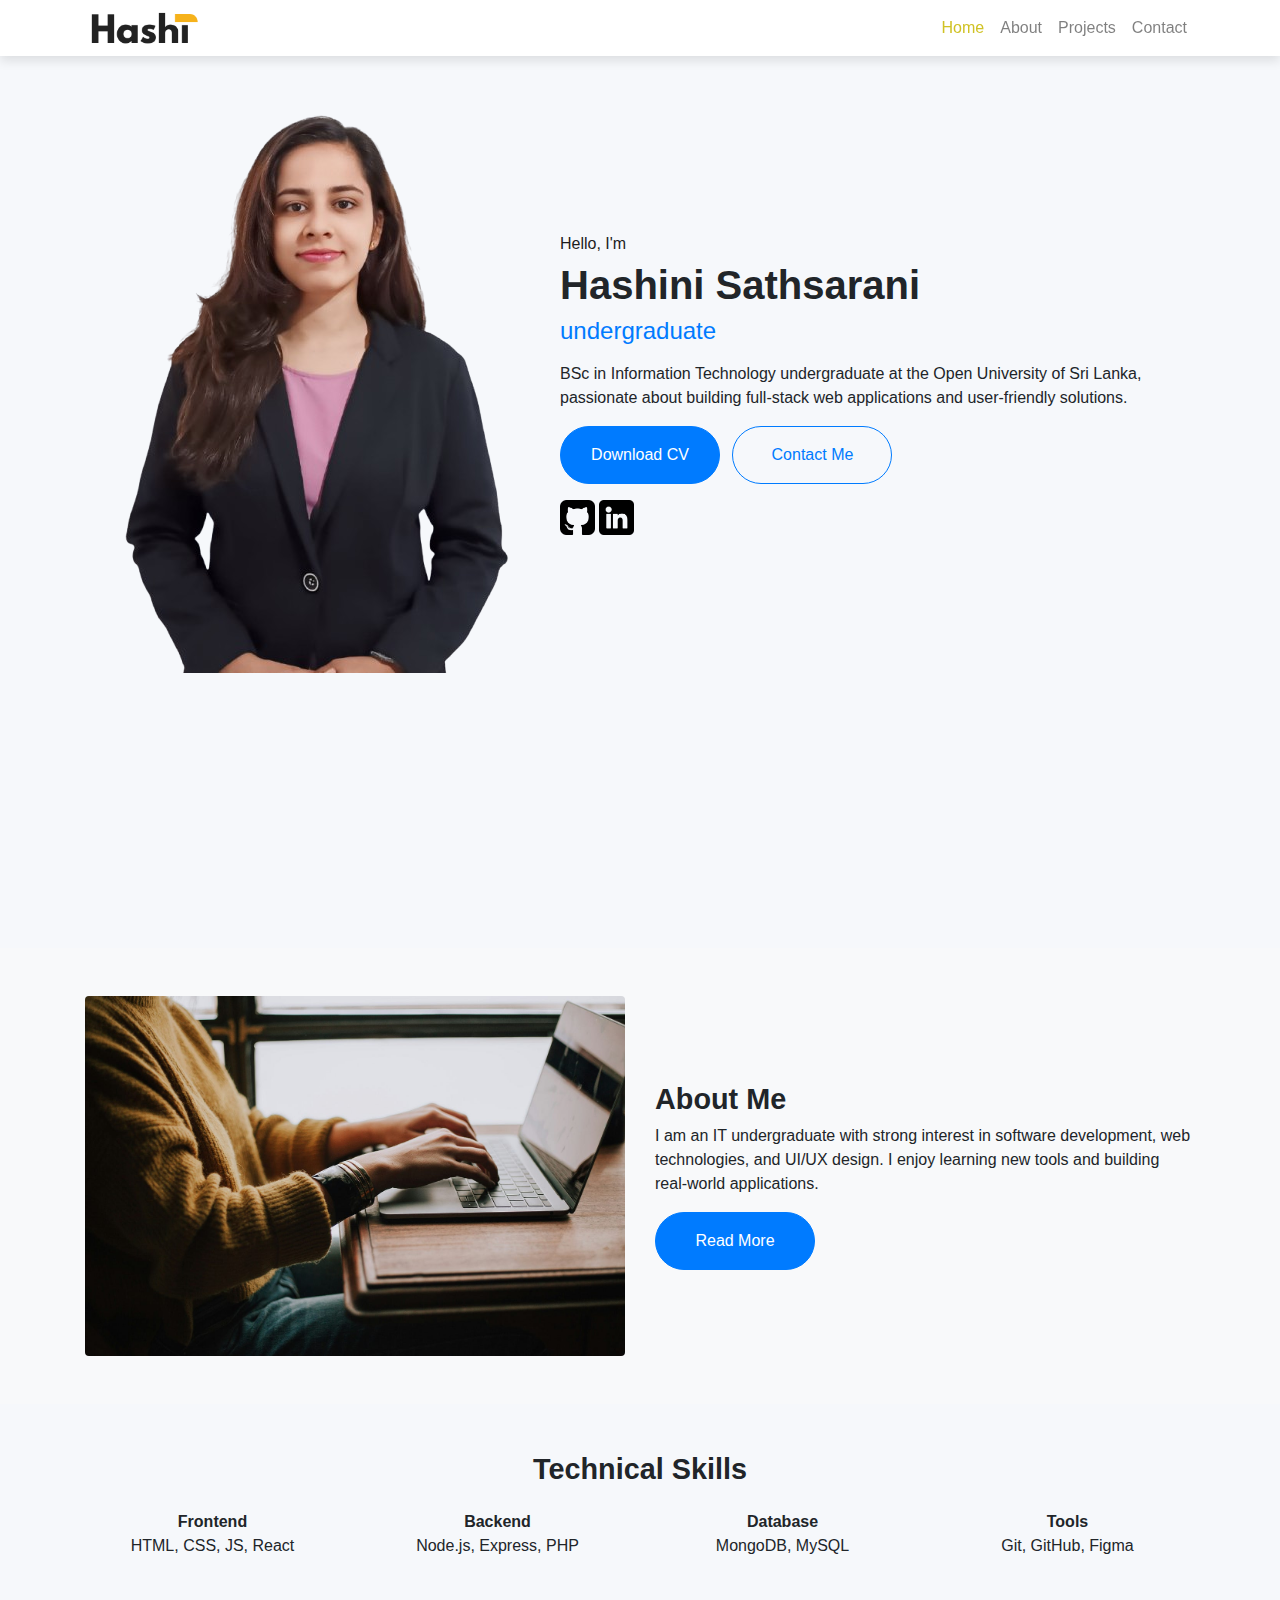
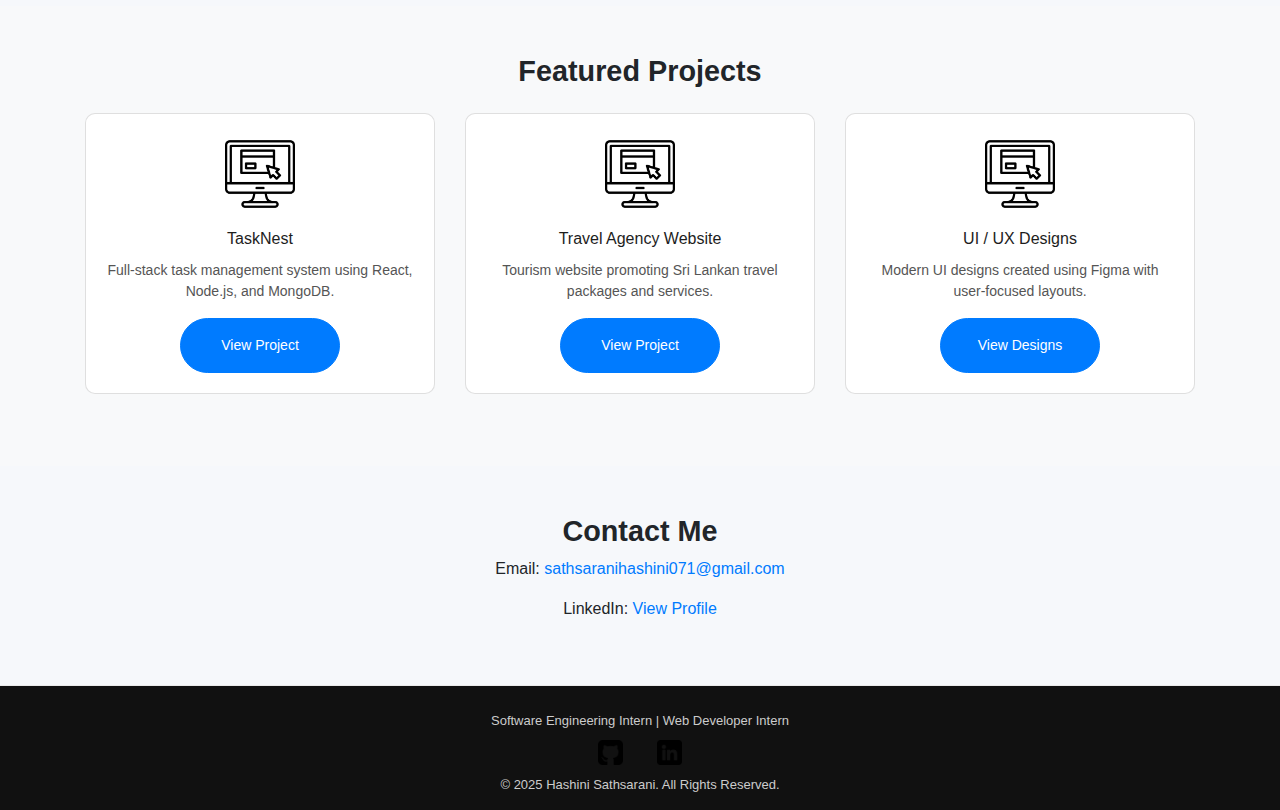
<file: index.html>
<!DOCTYPE html>
<html lang="en">
<head>
  <meta charset="UTF-8">
  <meta http-equiv="X-UA-Compatible" content="IE=edge">
  <meta name="viewport" content="width=device-width, initial-scale=1.0">
  <title>Hashini Sathsarani | Portfolio</title>

  <!-- Bootstrap -->
  <link rel="stylesheet" href="https://cdn.jsdelivr.net/npm/bootstrap@4.1.3/dist/css/bootstrap.min.css">

  <!-- Custom CSS -->
  <link rel="stylesheet" href="style.css">
</head>

<body>

<!-- ================= NAVBAR ================= -->
<nav class="navbar navbar-expand-lg navbar-light bg-white fixed-top shadow-sm">
  <div class="container">
    <img src="img/logohs.png" alt="logo" height="40">

    <button class="navbar-toggler" type="button" data-toggle="collapse" data-target="#navbarNav">
      <span class="navbar-toggler-icon"></span>
    </button>

    <div class="collapse navbar-collapse" id="navbarNav">
      <ul class="navbar-nav ml-auto">
        <li class="nav-item"><a class="nav-link active" href="index.html">Home</a></li>
        <li class="nav-item"><a class="nav-link" href="about.html">About</a></li>
        <li class="nav-item"><a class="nav-link" href="project.html">Projects</a></li>
        <li class="nav-item"><a class="nav-link" href="contact.html">Contact</a></li>
      </ul>
    </div>
  </div>
</nav>

<!-- ================= HERO SECTION ================= -->
<section id="profile" class="pt-5 mt-5">
  <div class="container">
    <div class="row align-items-center">

      <div class="col-md-5 text-center">
        <img src="img/dp.png" class="img-fluid rounded" alt="Profile Picture">
      </div>

      <div class="col-md-7">
        <h5>Hello, I'm</h5>
        <h1><b>Hashini Sathsarani</b></h1>
        <h4 class="text-primary">undergraduate</h4>

        <p class="mt-3">
          BSc in Information Technology undergraduate at the Open University of Sri Lanka,
          passionate about building full-stack web applications and user-friendly solutions.
        </p>

        <a href="Hashini_Sathsarani_CV.pdf" download class="btn btn-primary mr-2">Download CV</a>
        <a href="contact.html" class="btn btn-outline-primary">Contact Me</a>

        <div class="mt-3">
          <a href="https://github.com/hashini2016" target="_blank">
            <img src="img/github-sign.png" width="35">
          </a>
          <a href="https://www.linkedin.com/in/hashini-sathsarani-496a6a2ab" target="_blank">
            <img src="img/linkedin.png" width="35">
          </a>
        </div>
      </div>

    </div>
  </div>
</section>

<!-- ================= ABOUT PREVIEW ================= -->
<section class="py-5 bg-light">
  <div class="container">
    <div class="row align-items-center">

      <div class="col-md-6">
        <img src="img/lap.jpg" class="img-fluid rounded">
      </div>

      <div class="col-md-6">
        <h2>About Me</h2>
        <p>
          I am an IT undergraduate with strong interest in software development,
          web technologies, and UI/UX design. I enjoy learning new tools and building
          real-world applications.
        </p>
        <a href="about.html" class="btn btn-primary">Read More</a>
      </div>

    </div>
  </div>
</section>

<!-- ================= SKILLS ================= -->
<section class="py-5">
  <div class="container">
    <h2 class="text-center mb-4">Technical Skills</h2>

    <div class="row text-center">
      <div class="col-md-3"><b>Frontend</b><br>HTML, CSS, JS, React</div>
      <div class="col-md-3"><b>Backend</b><br>Node.js, Express, PHP</div>
      <div class="col-md-3"><b>Database</b><br>MongoDB, MySQL</div>
      <div class="col-md-3"><b>Tools</b><br>Git, GitHub, Figma</div>
    </div>
  </div>
</section>

<!-- ================= FEATURED PROJECTS ================= -->
<section class="py-5 bg-light">
  <div class="container">
    <h2 class="text-center mb-4">Featured Projects</h2>

    <div class="row">

      <!-- Project 1 -->
      <div class="col-md-4 mb-4">
        <div class="card project-card shadow-sm">
          <div class="icon-wrapper">
            <img src="img/website.png" class="project-icon" alt="TaskNest">
          </div>
          <div class="card-body text-center">
            <h5 class="card-title">TaskNest</h5>
            <p class="card-text">
              Full-stack task management system using React, Node.js, and MongoDB.
            </p>
            <a href="project.html" class="btn btn-sm btn-primary">View Project</a>
          </div>
        </div>
      </div>

      <!-- Project 2 -->
      <div class="col-md-4 mb-4">
        <div class="card project-card shadow-sm">
          <div class="icon-wrapper">
            <img src="img/website.png" class="project-icon" alt="Travel Website">
          </div>
          <div class="card-body text-center">
            <h5 class="card-title">Travel Agency Website</h5>
            <p class="card-text">
              Tourism website promoting Sri Lankan travel packages and services.
            </p>
            <a href="project.html" class="btn btn-sm btn-primary">View Project</a>
          </div>
        </div>
      </div>

      <!-- Project 3 -->
      <div class="col-md-4 mb-4">
        <div class="card project-card shadow-sm">
          <div class="icon-wrapper">
            <img src="img/website.png" class="project-icon" alt="UI UX">
          </div>
          <div class="card-body text-center">
            <h5 class="card-title">UI / UX Designs</h5>
            <p class="card-text">
              Modern UI designs created using Figma with user-focused layouts.
            </p>
            <a href="project.html" class="btn btn-sm btn-primary">View Designs</a>
          </div>
        </div>
      </div>

    </div>
  </div>
</section>



<!-- ================= CONTACT ================= -->
<section class="py-5">
  <div class="container text-center">
    <h2>Contact Me</h2>
    <p>Email: <a href="mailto:sathsaranihashini071@gmail.com">sathsaranihashini071@gmail.com</a></p>
    <p>LinkedIn: <a href="https://www.linkedin.com/in/hashini-sathsarani-496a6a2ab">View Profile</a></p>
  </div>
</section>

<footer class="footer">
  <p>Software Engineering Intern | Web Developer Intern</p>
  <div class="social-icons">
    <a href="https://github.com/hashini2016" target="_blank">
      <img src="img/github-sign.png" alt="GitHub" class="social-icon">
    </a>
    <a href="https://www.linkedin.com/in/hashini-sathsarani-496a6a2ab" target="_blank">
      <img src="img/linkedin.png" alt="LinkedIn" class="social-icon">
    </a>
  </div>
  <p>© 2025 Hashini Sathsarani. All Rights Reserved.</p>
</footer>




<!-- Bootstrap JS -->
<script src="https://code.jquery.com/jquery-3.3.1.slim.min.js"></script>
<script src="https://cdn.jsdelivr.net/npm/bootstrap@4.1.3/dist/js/bootstrap.bundle.min.js"></script>

</body>
</html>
</file>
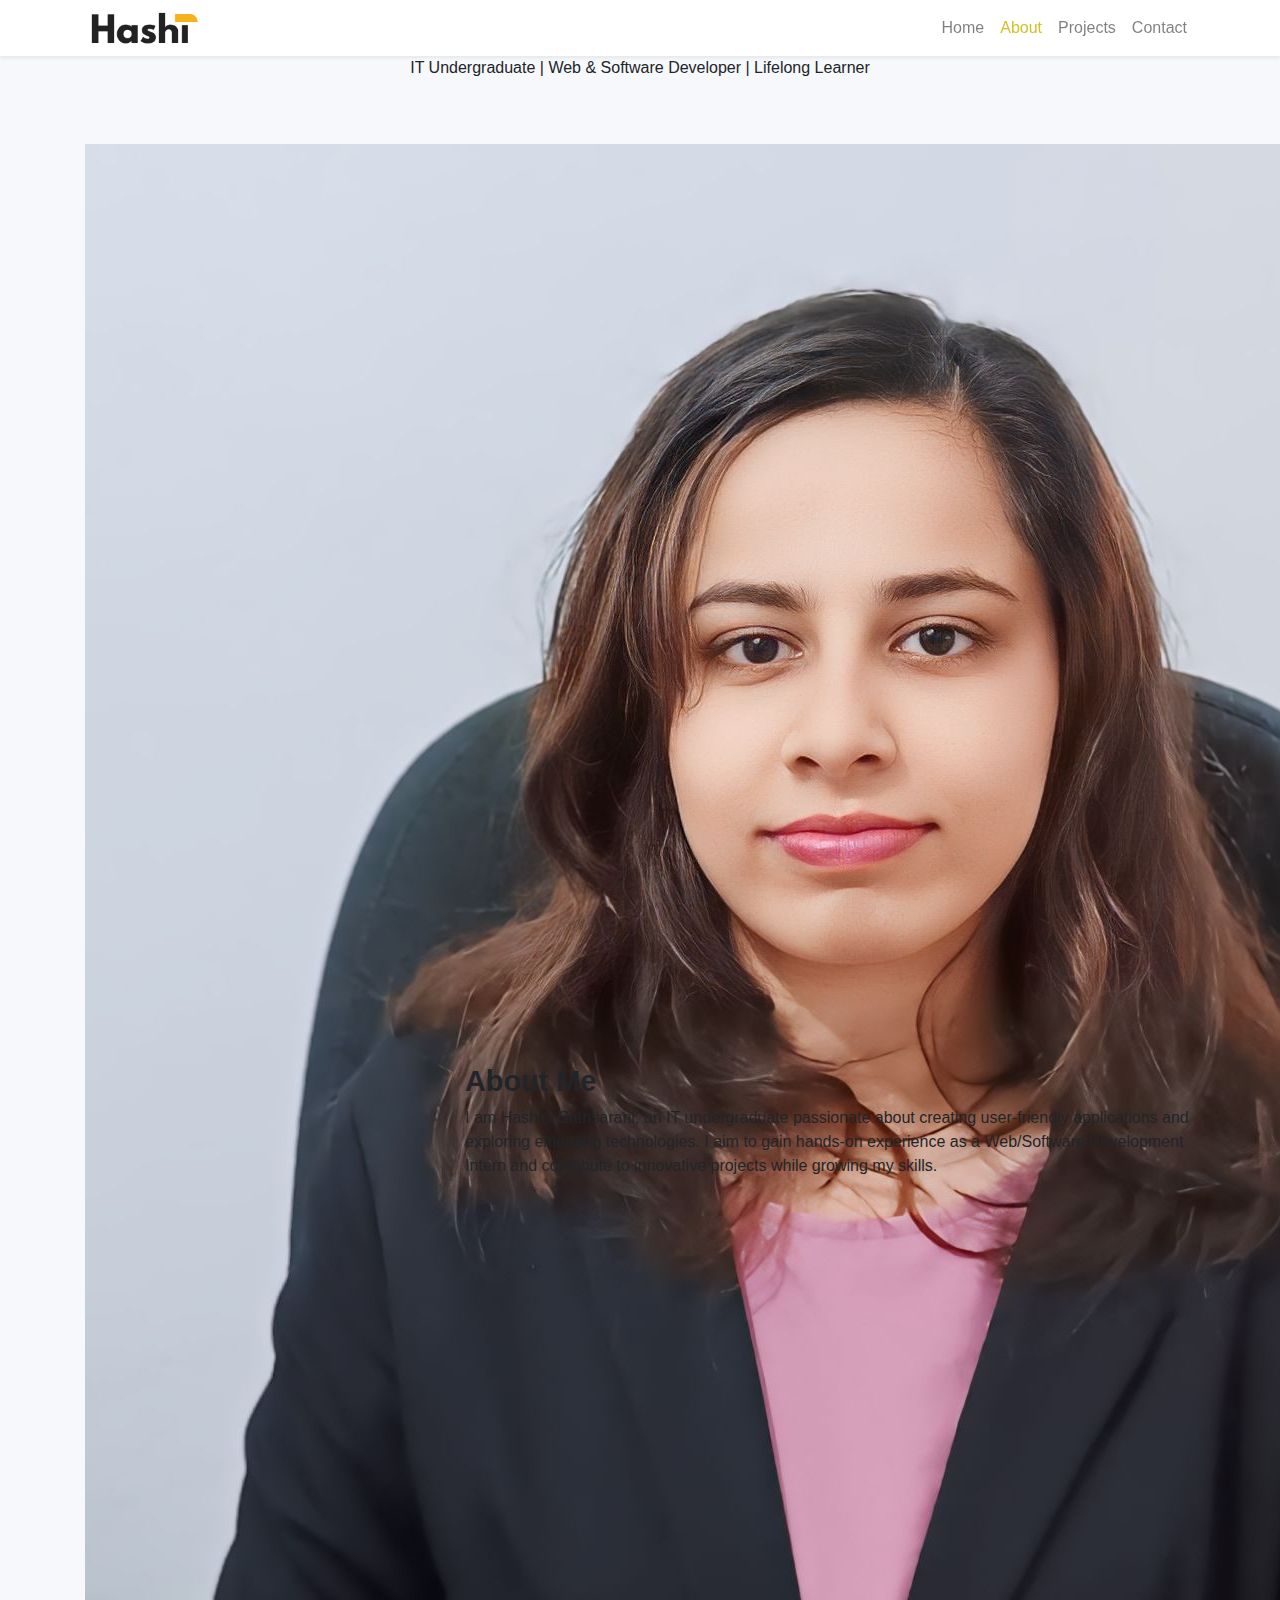
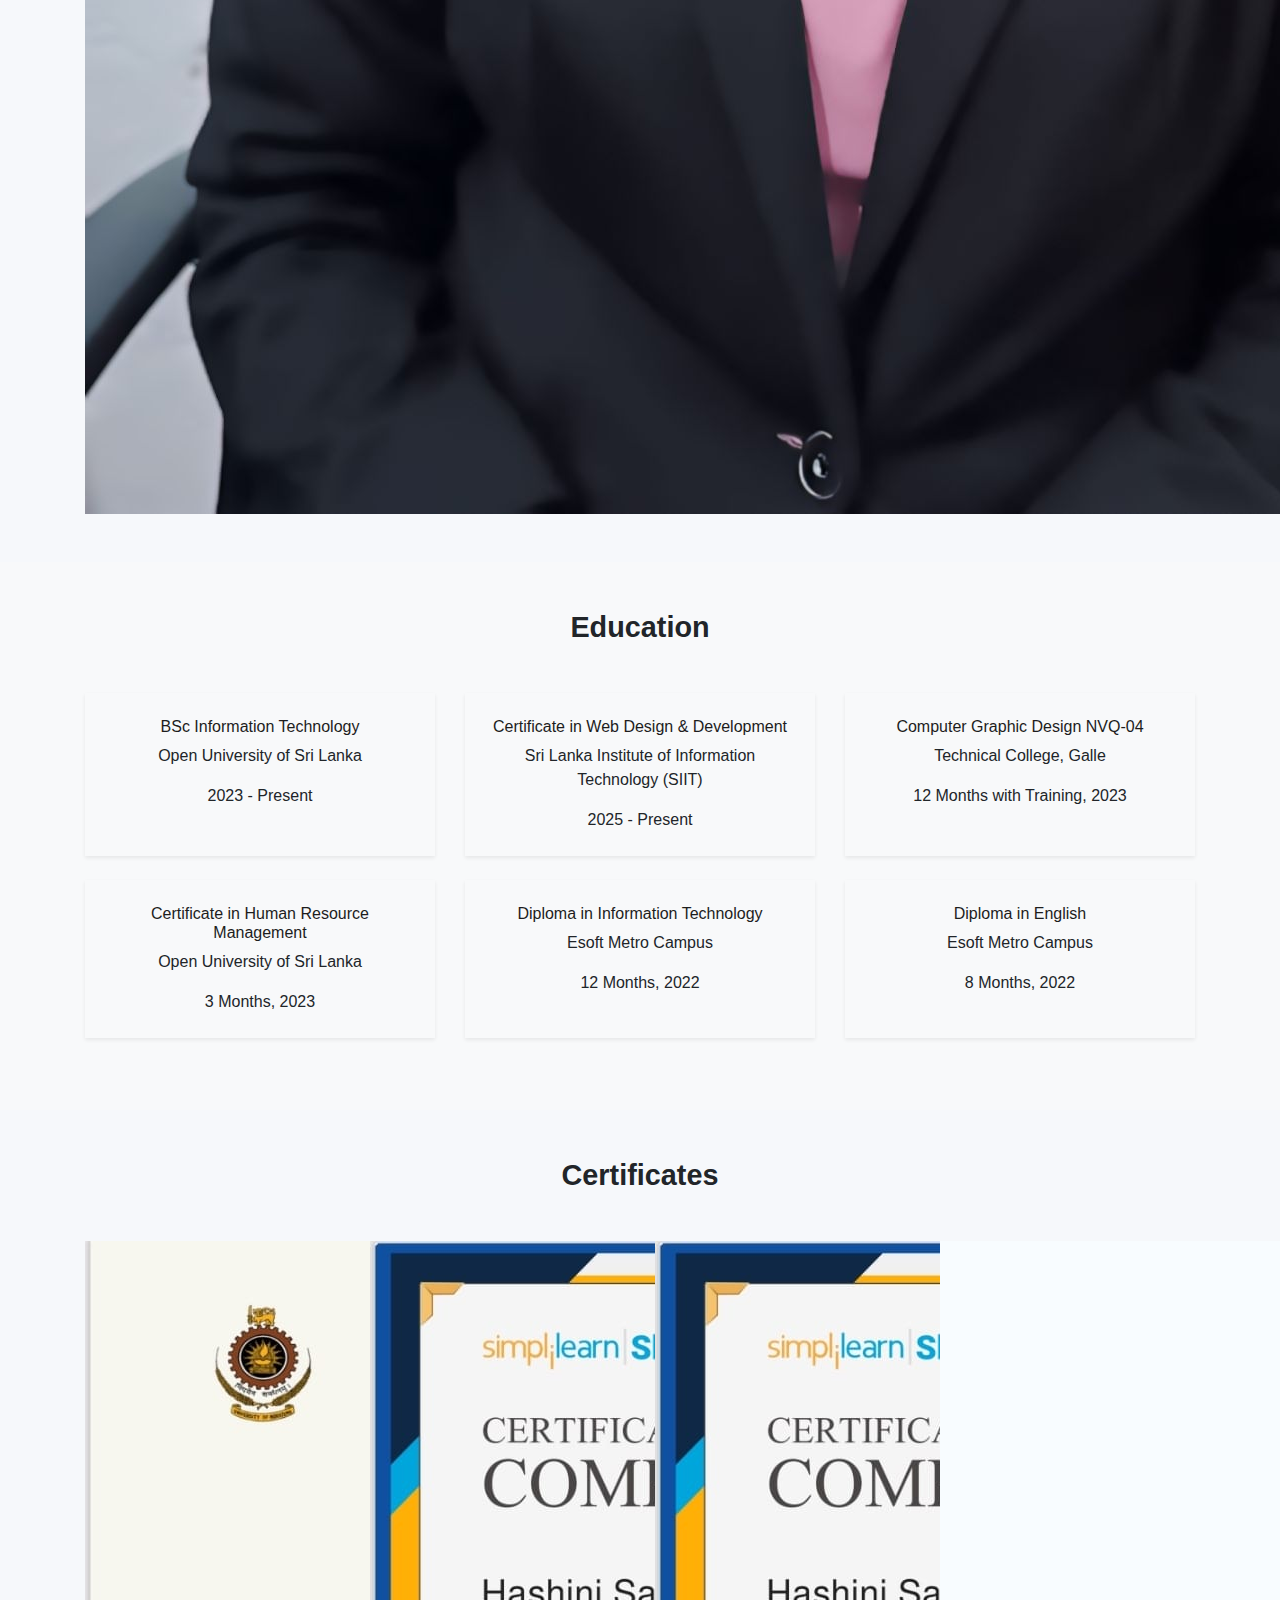
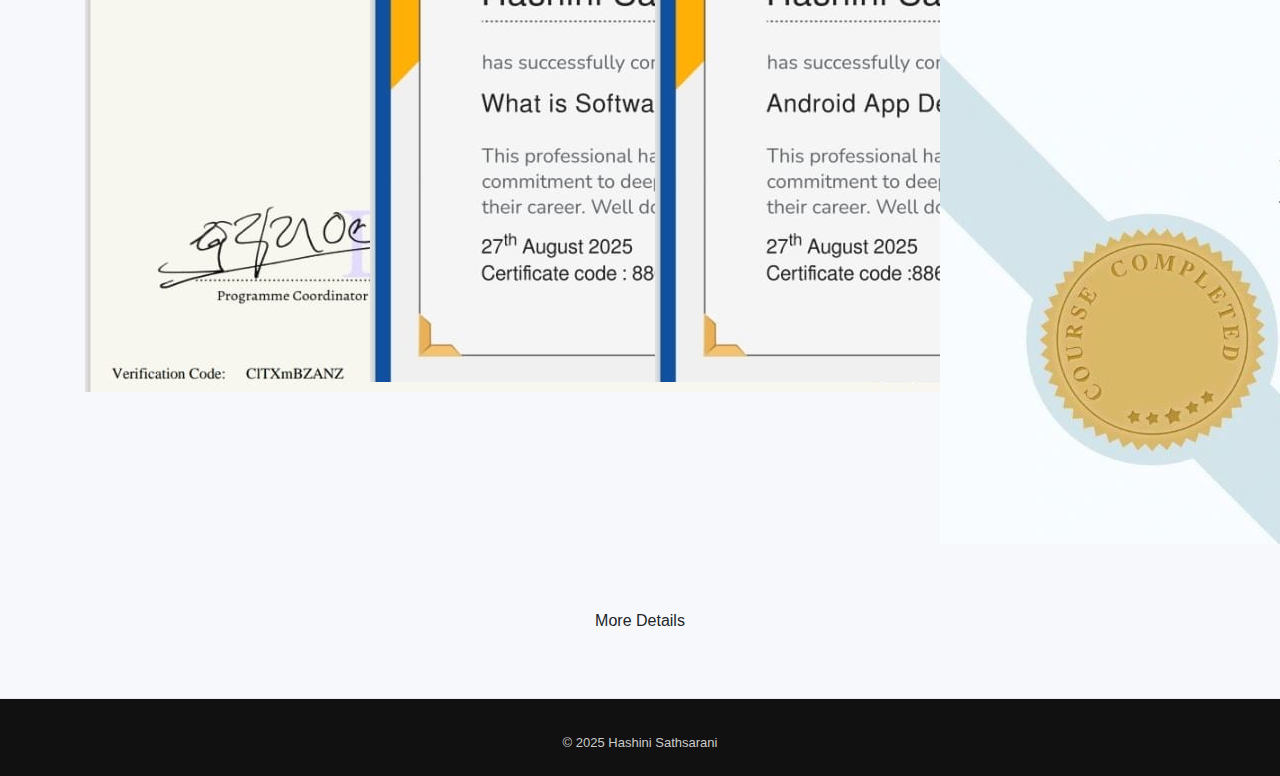
<file: about.html>
<!DOCTYPE html>
<html lang="en">
<head>
  <meta charset="UTF-8">
  <meta http-equiv="X-UA-Compatible" content="IE=edge">
  <meta name="viewport" content="width=device-width, initial-scale=1.0">
  <title>About | Hashini Sathsarani</title>

  <!-- Google Fonts -->
  <link href="https://fonts.googleapis.com/css2?family=Poppins:wght@400;500;600&display=swap" rel="stylesheet">

  <!-- Bootstrap -->
  <link rel="stylesheet" href="https://cdn.jsdelivr.net/npm/bootstrap@4.6.2/dist/css/bootstrap.min.css">

  <!-- Custom CSS -->
  <link rel="stylesheet" href="style.css">
</head>
<body>

<!-- ================= NAVBAR ================= -->
<nav class="navbar navbar-expand-lg navbar-light bg-white shadow-sm fixed-top">
  <div class="container">
    <img src="img/logohs.png" alt="Logo" height="40">
    <button class="navbar-toggler" type="button" data-toggle="collapse" data-target="#navbarNav">
      <span class="navbar-toggler-icon"></span>
    </button>
    <div class="collapse navbar-collapse" id="navbarNav">
      <ul class="navbar-nav ml-auto">
        <li class="nav-item"><a class="nav-link" href="index.html">Home</a></li>
        <li class="nav-item"><a class="nav-link active" href="#">About</a></li>
        <li class="nav-item"><a class="nav-link" href="project.html">Projects</a></li>
        <li class="nav-item"><a class="nav-link" href="contact.html">Contact</a></li>
      </ul>
    </div>
  </div>
</nav>

<!-- ================= HERO ================= -->
<section class="hero-about d-flex align-items-center justify-content-center text-center">
  <div class="container">
    <h1>Hello, I'm <span>Hashini Sathsarani</span></h1>
    <p>IT Undergraduate | Web & Software Developer | Lifelong Learner</p>
  </div>
</section>

<!-- ================= ABOUT ME ================= -->
<section class="about-section py-5">
  <div class="container">
    <div class="row align-items-center">

      <!-- Image -->
      <div class="col-lg-4 text-center mb-4 mb-lg-0">
        <img src="img/dp2.jpg" class="profile-img" alt="Hashini Sathsarani">
      </div>

      <!-- Text -->
      <div class="col-lg-8">
        <h2>About Me</h2>
        <p>I am Hashini Sathsarani, an IT undergraduate passionate about creating user-friendly applications and exploring emerging technologies. I aim to gain hands-on experience as a Web/Software Development Intern and contribute to innovative projects while growing my skills.</p>

      </div>
    </div>
  </div>
</section>

<!-- ================= EDUCATION (Timeline) ================= -->
<section class="education-section py-5 bg-light">
  <div class="container">
    <h2 class="text-center mb-5">Education</h2>
    <div class="row">

      <!-- Education Card 1 -->
      <div class="col-md-4 mb-4 d-flex">
        <div class="edu-card shadow-sm p-4 text-center flex-fill">
          <h5>BSc Information Technology</h5>
          <p>Open University of Sri Lanka</p>
          <span class="edu-year">2023 - Present</span>
        </div>
      </div>

      <!-- Education Card 2 -->
      <div class="col-md-4 mb-4 d-flex">
        <div class="edu-card shadow-sm p-4 text-center flex-fill">
          <h5>Certificate in Web Design & Development</h5>
          <p>Sri Lanka Institute of Information Technology (SIIT)</p>
          <span class="edu-year">2025 - Present</span>
        </div>
      </div>

      <!-- Education Card 3 -->
      <div class="col-md-4 mb-4 d-flex">
        <div class="edu-card shadow-sm p-4 text-center flex-fill">
          <h5>Computer Graphic Design NVQ-04</h5>
          <p>Technical College, Galle</p>
          <span class="edu-year">12 Months with Training, 2023</span>
        </div>
      </div>

      <!-- Education Card 4 -->
      <div class="col-md-4 mb-4 d-flex">
        <div class="edu-card shadow-sm p-4 text-center flex-fill">
          <h5>Certificate in Human Resource Management</h5>
          <p>Open University of Sri Lanka</p>
          <span class="edu-year">3 Months, 2023</span>
        </div>
      </div>

      <!-- Education Card 5 -->
      <div class="col-md-4 mb-4 d-flex">
        <div class="edu-card shadow-sm p-4 text-center flex-fill">
          <h5>Diploma in Information Technology</h5>
          <p>Esoft Metro Campus</p>
          <span class="edu-year">12 Months, 2022</span>
        </div>
      </div>

      <!-- Education Card 6 -->
      <div class="col-md-4 mb-4 d-flex">
        <div class="edu-card shadow-sm p-4 text-center flex-fill">
          <h5>Diploma in English</h5>
          <p>Esoft Metro Campus</p>
          <span class="edu-year">8 Months, 2022</span>
        </div>
      </div>

    </div>
  </div>
</section>


<!-- ================= CERTIFICATES ================= -->
<section class="certificate-section py-5">
  <div class="container">
    <h2 class="text-center mb-5">Certificates</h2>
    <div class="row">
      <div class="col-md-3 mb-4">
        <div class="certificate-card">
          <img src="img/cer.jpg" alt="Certificate 1">
        </div>
      </div>
      <div class="col-md-3 mb-4">
        <div class="certificate-card">
          <img src="img/se.jpg" alt="Certificate 2">
        </div>
      </div>
      <div class="col-md-3 mb-4">
        <div class="certificate-card">
          <img src="img/app.jpg" alt="Certificate 3">
        </div>
      </div>
      <div class="col-md-3 mb-4">
        <div class="certificate-card">
          <img src="img/1747661870277.jpeg" alt="Certificate 4">
        </div>
      </div>
    </div>
    <div class="text-center mt-4">
      <a href="https://linkedin.com/" class="btn btn-gradient">More Details</a>
    </div>
  </div>
</section>

<!-- ================= FOOTER ================= -->
<footer class="footer py-4 text-center">
  <p>© 2025 Hashini Sathsarani</p>
</footer>

<!-- Bootstrap JS -->
<script src="https://code.jquery.com/jquery-3.6.0.min.js"></script>
<script src="https://cdn.jsdelivr.net/npm/bootstrap@4.6.2/dist/js/bootstrap.bundle.min.js"></script>
</body>
</html>
</file>
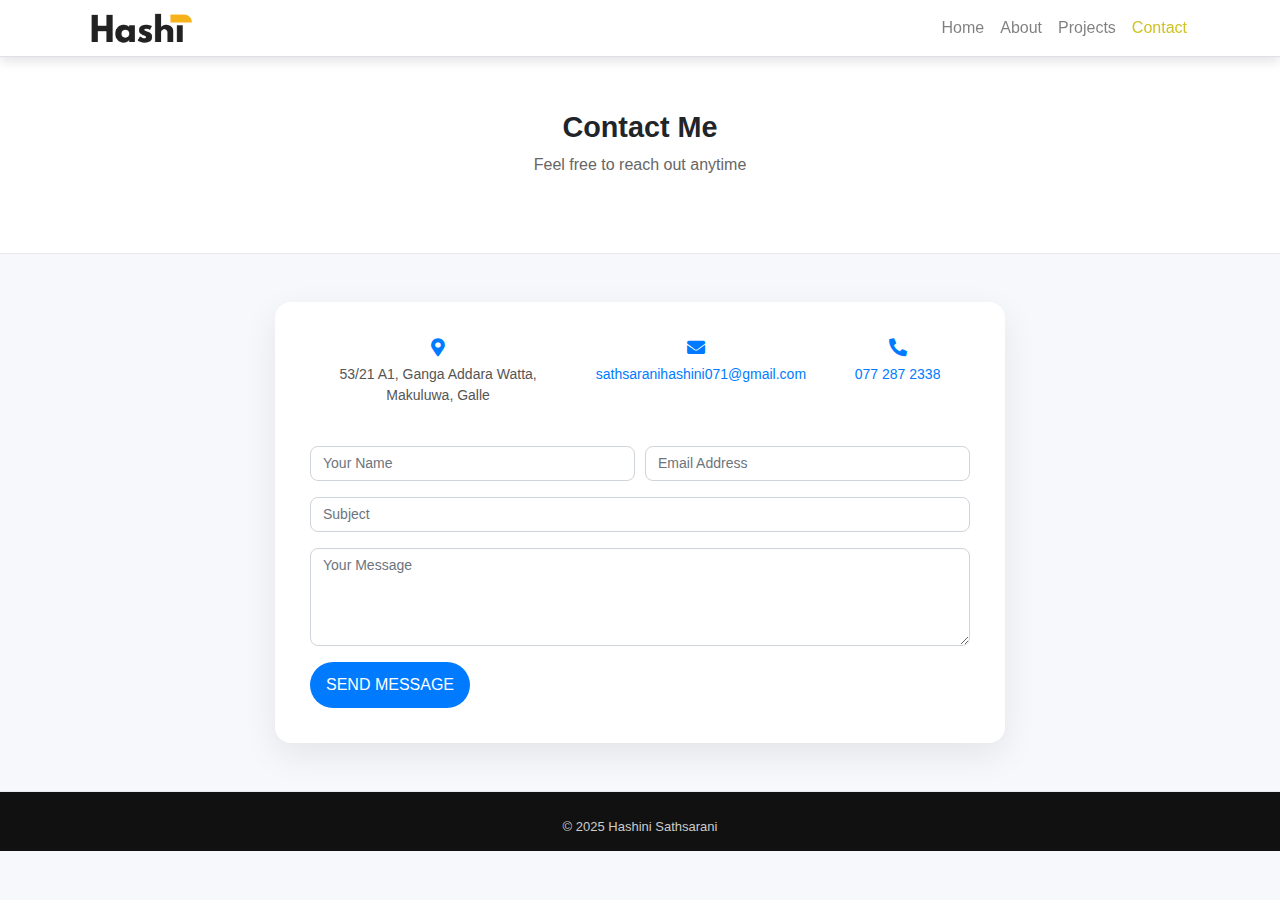
<file: contact.html>
<!DOCTYPE html>
<html lang="en">
<head>
    <meta charset="UTF-8">
    <title>Contact | Hashini Sathsarani</title>
    <meta name="viewport" content="width=device-width, initial-scale=1.0">

    <link rel="stylesheet" href="https://cdn.jsdelivr.net/npm/bootstrap@4.1.3/dist/css/bootstrap.min.css">

    <link rel="stylesheet" href="https://cdnjs.cloudflare.com/ajax/libs/font-awesome/5.15.4/css/all.min.css">

    <link rel="stylesheet" href="style.css">
</head>

<body>

<!-- NAVBAR -->
<nav class="navbar navbar-expand-lg navbar-light bg-white fixed-top border-bottom">
    <div class="container">
        <img src="img/logohs.png" alt="logo" height="38">
        <ul class="navbar-nav ml-auto">
            <li class="nav-item"><a class="nav-link" href="index.html">Home</a></li>
            <li class="nav-item"><a class="nav-link" href="about.html">About</a></li>
            <li class="nav-item"><a class="nav-link" href="project.html">Projects</a></li>
            <li class="nav-item"><a class="nav-link active" href="contact.html">Contact</a></li>
        </ul>
    </div>
</nav>

<!-- HERO -->
<section class="projects-hero">
    <div class="container text-center">
        <h2>Contact Me</h2>
        <p>Feel free to reach out anytime</p>
    </div>
</section>

<!-- CONTACT SECTION -->
<section class="container my-5">
    <div class="row justify-content-center">
        <div class="col-md-8">
            <div class="contact-box">

                <!-- CONTACT INFO -->
                <div class="contact-info text-center mb-4">

                    <div class="info-item">
                        <i class="fas fa-map-marker-alt"></i>
                        <p>53/21 A1, Ganga Addara Watta,<br>Makuluwa, Galle</p>
                    </div>

                    <div class="info-item">
                        <i class="fas fa-envelope"></i>
                        <p>
                            <a href="mailto:sathsaranihashini071@gmail.com">
                                sathsaranihashini071@gmail.com
                            </a>
                        </p>
                    </div>

                    <div class="info-item">
                        <i class="fas fa-phone-alt"></i>
                        <p>
                            <a href="tel:+94772872338">
                                077 287 2338
                            </a>
                        </p>
                    </div>

                </div>

                <!-- FORM (Connected to Email) -->
                <form action="https://formsubmit.co/sathsaranihashini071@gmail.com" method="POST">

                    <!-- Disable Captcha -->
                    <input type="hidden" name="_captcha" value="false">

                    <!-- Redirect after submit -->
                    <input type="hidden" name="_next" value="https://yourdomain.com/thankyou.html">

                    <div class="form-row">
                        <div class="form-group col-md-6">
                            <input type="text" name="name" class="form-control" placeholder="Your Name" required>
                        </div>

                        <div class="form-group col-md-6">
                            <input type="email" name="email" class="form-control" placeholder="Email Address" required>
                        </div>
                    </div>

                    <div class="form-group">
                        <input type="text" name="subject" class="form-control" placeholder="Subject">
                    </div>

                    <div class="form-group">
                        <textarea name="message" class="form-control" rows="4" placeholder="Your Message" required></textarea>
                    </div>

                    <button type="submit" class="btn btn-blue btn-block">
                        Send Message
                    </button>

                </form>

            </div>
        </div>
    </div>
</section>

<footer class="footer text-center">
    <p>© 2025 Hashini Sathsarani</p>
</footer>

</body>
</html>
</file>
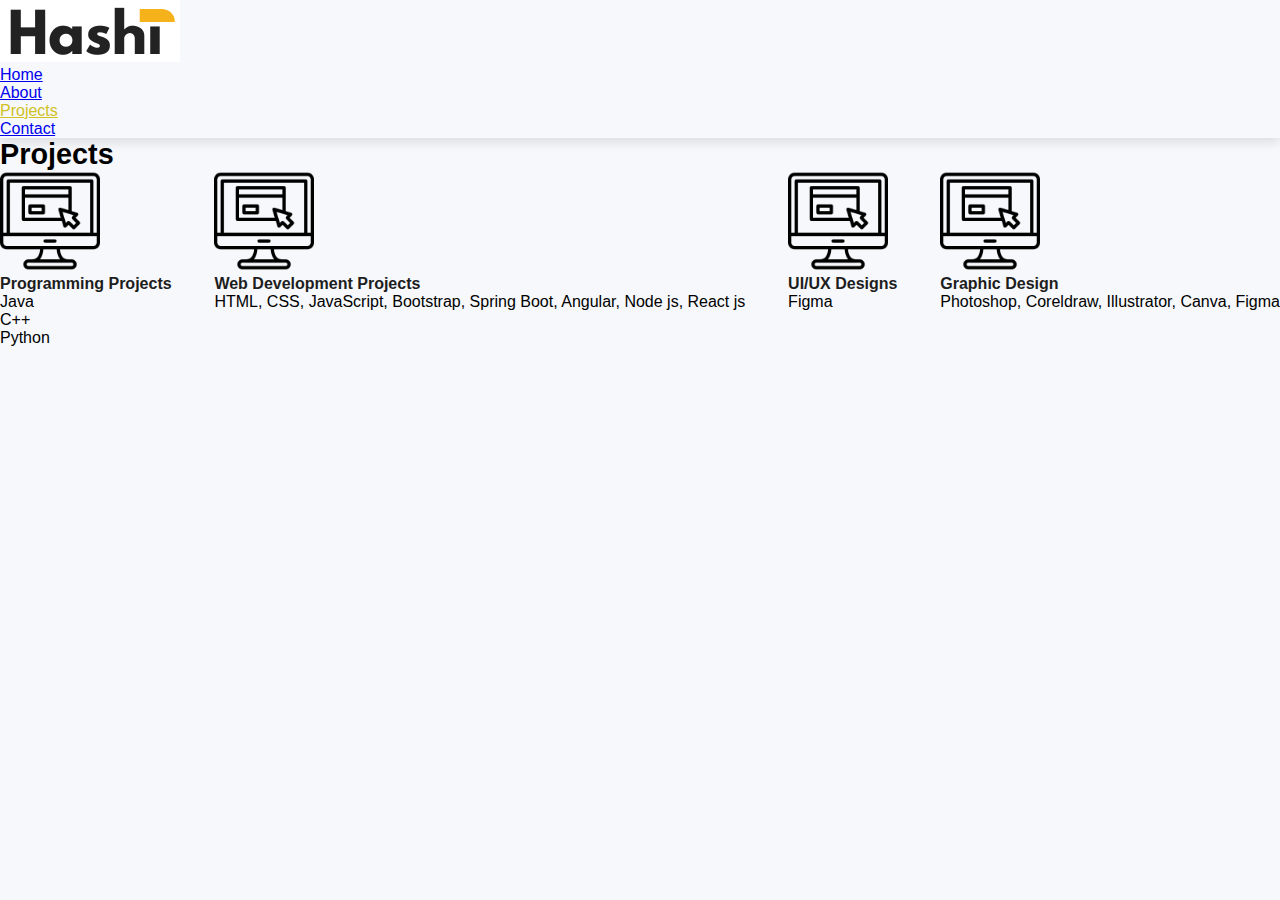
<file: project.html>
<!DOCTYPE html>
<html lang="en">
<head>
    <meta charset="UTF-8">
    <meta http-equiv="X-UA-Compatible" content="IE=edge">
    <meta name="viewport" content="width=device-width, initial-scale=1.0">
    <title>Portfolio</title>

    <link rel="stylesheet" href="https://cdn.jsdelivr.net/npm/bootstrap@4.1.3/dist/css/bootstrap.min.css"
        integrity="sha384-MCw98/SFnGE8fJT3GXwEOngsV7Zt27NXFoaoApmYm81iuXoPkFOJwJ8ERdknLPMO" crossorigin="anonymous">

    <link rel="stylesheet" href="style.css">
</head>
<body>
     <!--NAVIGATION-->
     <nav class="navbar navbar-expand-lg navbar-light bg-white py-3 fixed-top">
        <div class="container">
            <img src="img/logohs.png" alt="logo">
            <div class="collapse navbar-collapse" id="navbarSupportedContent">
                <ul class="navbar-nav ml-auto">

                    <li class="nav-item">
                        <a class="nav-link" href="index.html">Home</a>
                    </li>
                    <li class="nav-item">
                        <a class="nav-link" href="about.html">About</a>
                    </li>
                    <li class="nav-item">
                        <a class="nav-link active" href="project.html">Projects</a>
                    </li>
                    <li class="nav-item">
                        <a class="nav-link" href="contact.html">Contact</a>
                    </li>
                </ul>
            </div>
        </div>
    </nav>
    <section id="featured" class="my-5 py-5">
        <div class="container mt-5 py-5">
            <h2 class="font-weight-bold">Projects</h2>
        </div>

        <!-- ---------------- Project 01 --------------- -->

        <div class="row mx-auto container">
            <div onclick="window.location.href='projectD.html';" class="product text-center col-lg-3 col-md-4 col-12">
                <img class="img-fluid mb-3" src="img/website.png" alt="project pic" width="100px" height="100px">
                <div class="star">
                </div>
                <h5 class="p-name"><b>Programming Projects</b></h5>
                <p>Java <br> C++ <br> Python </p>
            </div>
            
            <!-- ---------------- Project 02 --------------- -->
            
            <div onclick="window.location.href='projectD.html';"  class="product text-center col-lg-3 col-md-4 col-12">
                <img class="img-fluid mb-3" src="img/website.png" alt="project pic" width="100px" height="100px">
                <div class="star">
                </div>
                <h5 class="p-name"><b>Web Development Projects</b></h5>
                <p>HTML, CSS, JavaScript, Bootstrap, Spring Boot, Angular, Node js, React js</p>
            </div>

            <!-- ---------------- Project 03 --------------- -->

            <div onclick="window.location.href='projectD.html';"  class="product text-center col-lg-3 col-md-4 col-12">
                <img class="img-fluid mb-3" src="img/website.png" alt="project pic" width="100px" height="100px">
                <div class="star">
                </div>
                <h5 class="p-name"><b>UI/UX Designs</b></h5>
                <p>Figma</p>
            </div>

            <!-- ---------------- Project 04 --------------- -->

             <div onclick="window.location.href='projectD.html';"  class="product text-center col-lg-3 col-md-4 col-12">
                <img class="img-fluid mb-3" src="img/website.png" alt="project pic" width="100px" height="100px">
                <div class="star">
                </div>
                <h5 class="p-name"><b>Graphic Design</b></h5>
                <p>Photoshop, Coreldraw, Illustrator, Canva, Figma</p>
            </div>

        </section>
    </body>
    </html>
</file>
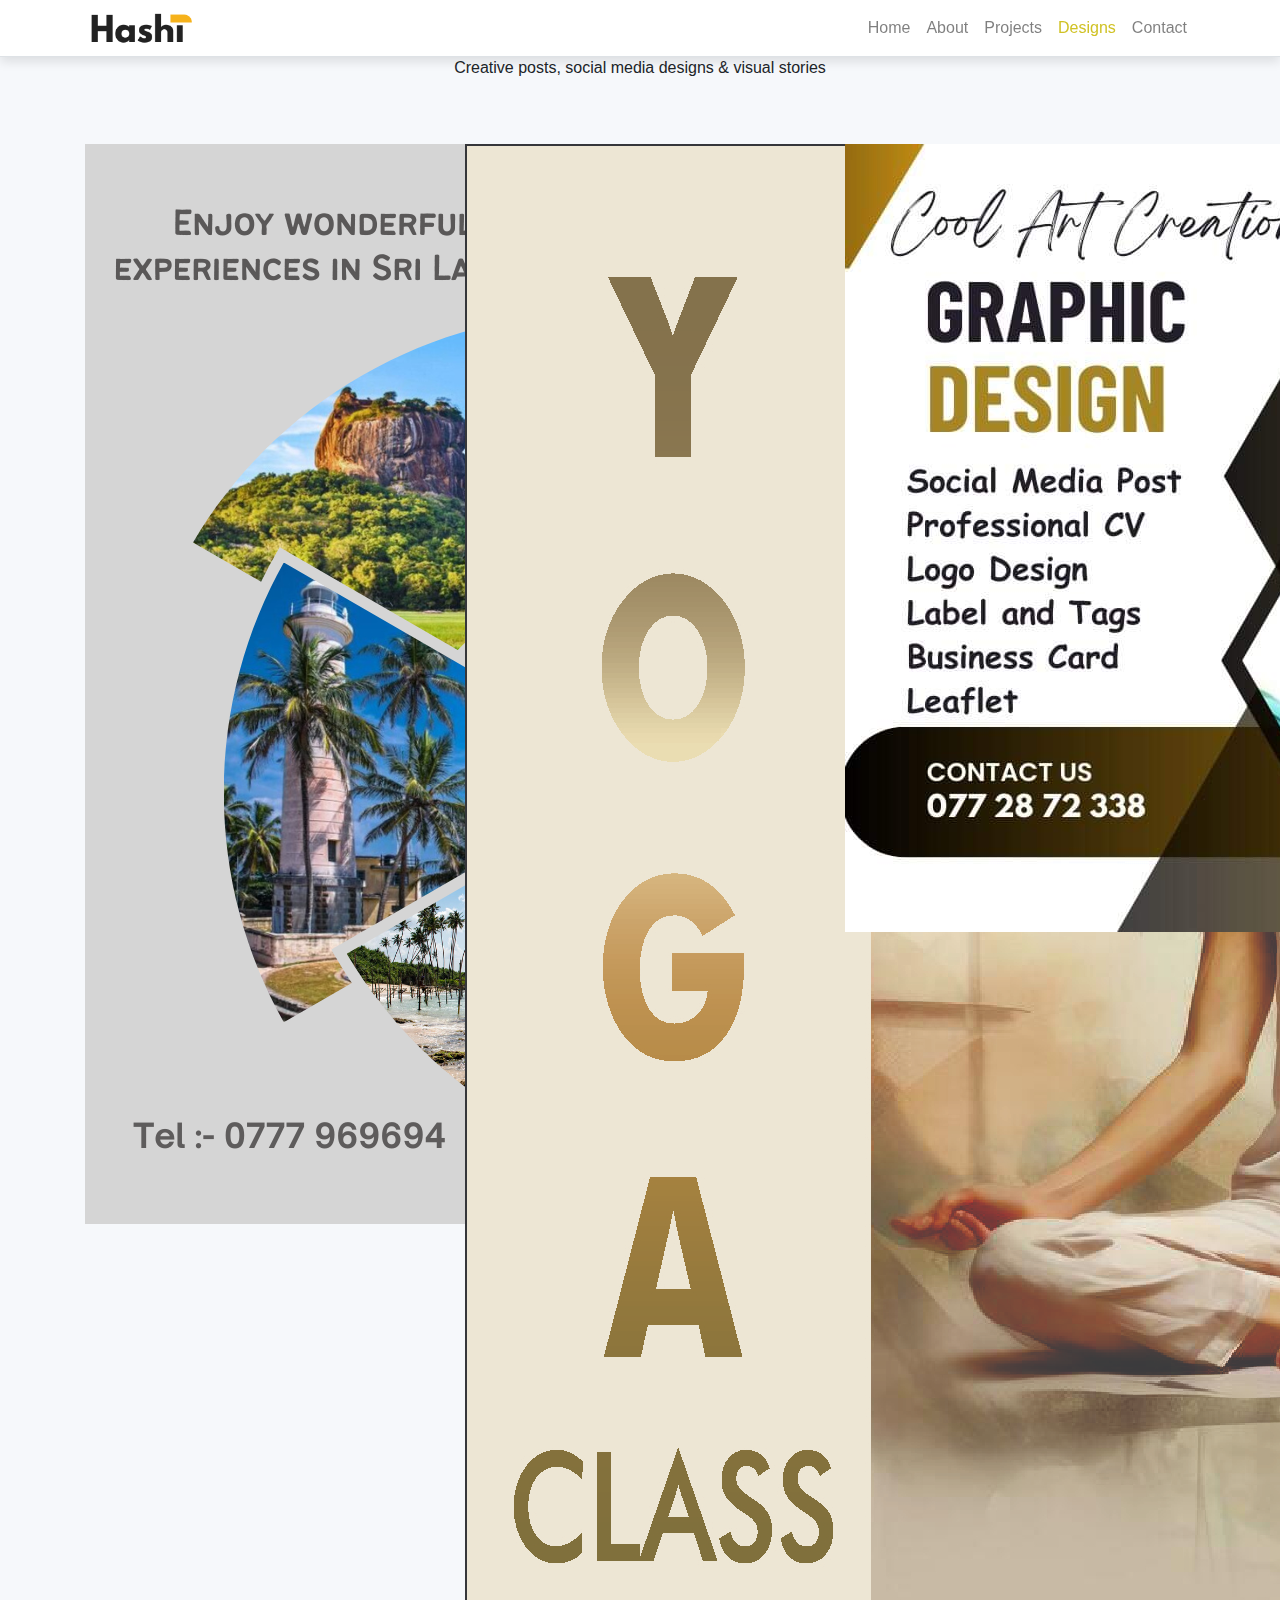
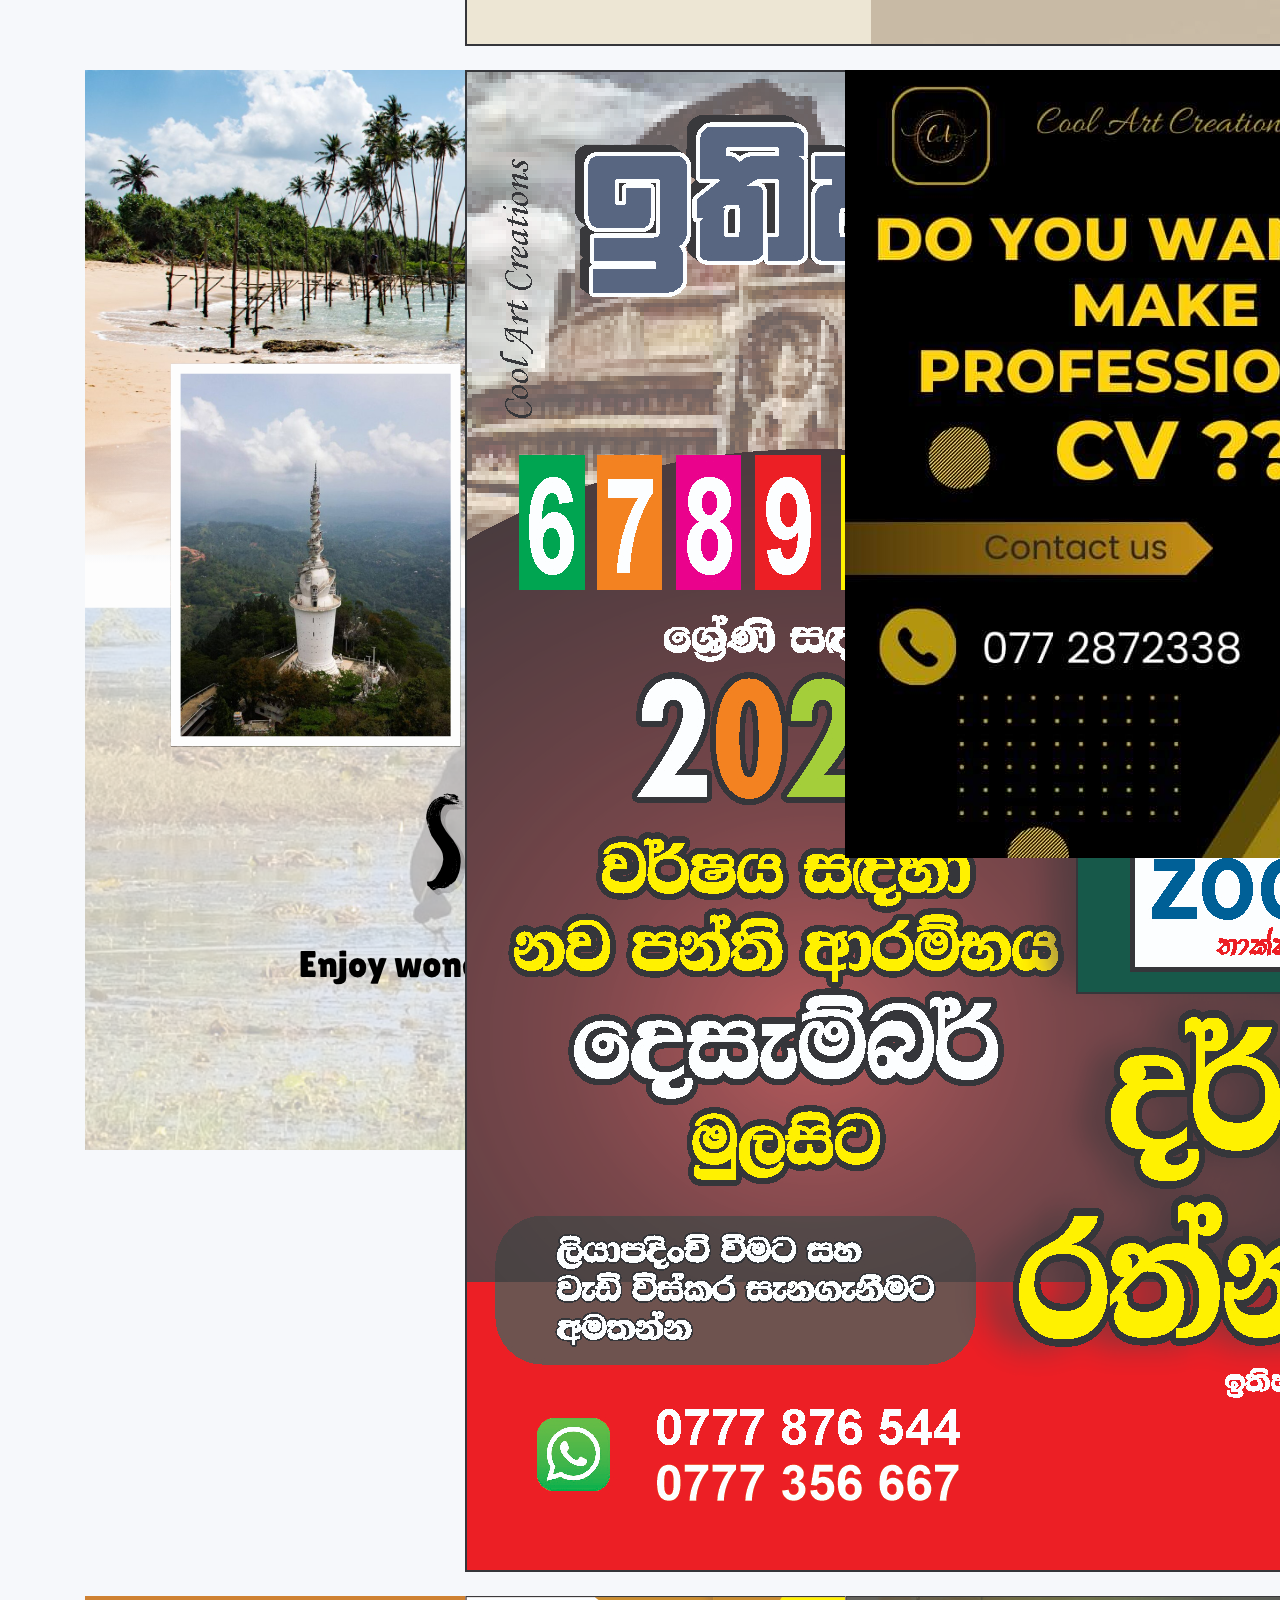
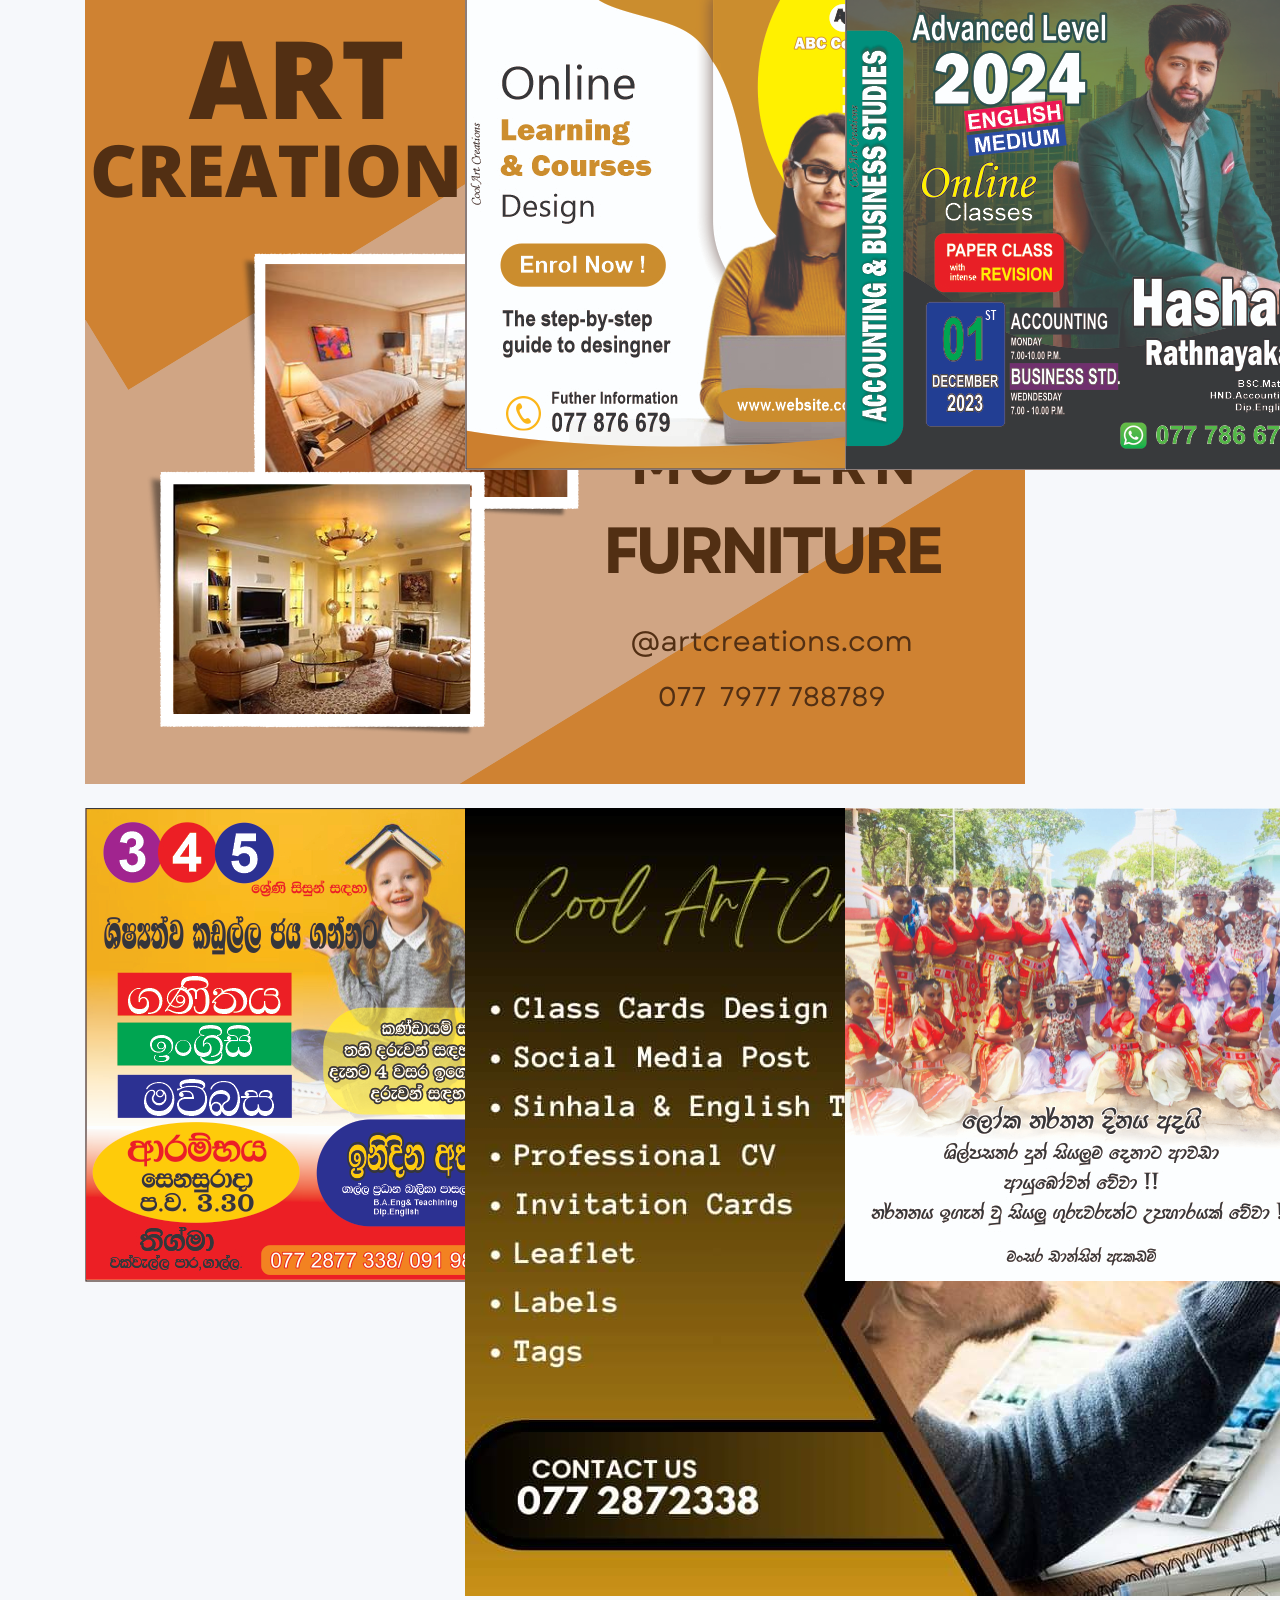
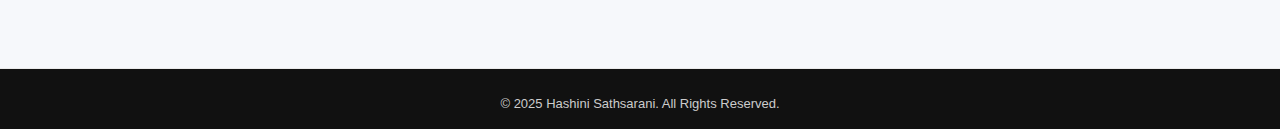
<file: UiDesign.html>
<!DOCTYPE html>
<html lang="en">
<head>
  <meta charset="UTF-8">
  <title>Designs | Hashini Sathsarani</title>
  <meta name="viewport" content="width=device-width, initial-scale=1.0">

  <link rel="stylesheet" href="https://cdn.jsdelivr.net/npm/bootstrap@4.1.3/dist/css/bootstrap.min.css">

  <link href="https://fonts.googleapis.com/css2?family=Poppins:wght@300;400;500;600;700&display=swap" rel="stylesheet">

  <link rel="stylesheet" href="style.css">
</head>

<body>

<!-- NAVBAR -->
<nav class="navbar navbar-expand-lg navbar-light bg-white fixed-top border-bottom">
  <div class="container">
    <img src="img/logohs.png" height="38" alt="logo">

    <ul class="navbar-nav ml-auto">
      <li class="nav-item"><a class="nav-link" href="index.html">Home</a></li>
      <li class="nav-item"><a class="nav-link" href="about.html">About</a></li>
      <li class="nav-item"><a class="nav-link" href="project.html">Projects</a></li>
      <li class="nav-item"><a class="nav-link active" href="UiDesign.html">Designs</a></li>
      <li class="nav-item"><a class="nav-link" href="contact.html">Contact</a></li>
    </ul>
  </div>
</nav>

<!-- HERO -->
<section class="design-hero">
  <div class="container text-center">
    <h1>Graphic Designs</h1>
    <p>Creative posts, social media designs & visual stories</p>
  </div>
</section>

<section class="design-gallery py-5">
  <div class="container">
    <div class="row">

      <!-- DESIGN ITEM -->
      <div class="col-md-4 col-sm-6 mb-4">
        <div class="design-card">
          <div class="design-image">
            <img src="img/designs/post/Grey and Green Kerala Travel Instagram Post.png" alt="">
          </div>
          <div class="design-overlay">
          </div>
        </div>
      </div>

      <div class="col-md-4 col-sm-6 mb-4">
        <div class="design-card">
          <div class="design-image">
            <img src="img/designs/post/class post 50.jpg" alt="">
          </div>
          <div class="design-overlay">
          </div>
        </div>
      </div>

      <div class="col-md-4 col-sm-6 mb-4">
        <div class="design-card">
          <div class="design-image">
            <img src="img/designs/post/mypage post2.jpg" alt="">
          </div>
          <div class="design-overlay">
          </div>
        </div>
      </div>

       <div class="col-md-4 col-sm-6 mb-4">
        <div class="design-card">
          <div class="design-image">
            <img src="img/designs/post/White and Black Modern Tours and Travels Agency Promotion Instagram post.png" alt="">
          </div>
          <div class="design-overlay">
          </div>
        </div>
      </div>

      <div class="col-md-4 col-sm-6 mb-4">
        <div class="design-card">
          <div class="design-image">
            <img src="img/designs/post/class post 6.jpg" alt="">
          </div>
          <div class="design-overlay">
          </div>
        </div>
      </div>

      <div class="col-md-4 col-sm-6 mb-4">
        <div class="design-card">
          <div class="design-image">
            <img src="img/designs/post/mypagepost3.jpg" alt="">
          </div>
          <div class="design-overlay">
          </div>
        </div>
      </div>

       <div class="col-md-4 col-sm-6 mb-4">
        <div class="design-card">
          <div class="design-image">
            <img src="img/designs/post/add 04.png" alt="">
          </div>
          <div class="design-overlay">
          </div>
        </div>
      </div>

      <div class="col-md-4 col-sm-6 mb-4">
        <div class="design-card">
          <div class="design-image">
            <img src="img/designs/post/class post 2.jpg" alt="">
          </div>
          <div class="design-overlay">
          </div>
        </div>
      </div>

      <div class="col-md-4 col-sm-6 mb-4">
        <div class="design-card">
          <div class="design-image">
            <img src="img/designs/post/class post 3.jpg" alt="">
          </div>
          <div class="design-overlay">
          </div>
        </div>
      </div>

      <div class="col-md-4 col-sm-6 mb-4">
        <div class="design-card">
          <div class="design-image">
            <img src="img/designs/post/clz post.jpg" alt="">
          </div>
          <div class="design-overlay">
          </div>
        </div>
      </div>

      <div class="col-md-4 col-sm-6 mb-4">
        <div class="design-card">
          <div class="design-image">
            <img src="img/designs/post/mypagepost1.jpg" alt="">
          </div>
          <div class="design-overlay">
          </div>
        </div>
      </div>

      <div class="col-md-4 col-sm-6 mb-4">
        <div class="design-card">
          <div class="design-image">
            <img src="img/designs/post/usahan 3.jpg" alt="">
          </div>
          <div class="design-overlay">
          </div>
        </div>
      </div>

    </div>
  </div>
</section>

<!-- FOOTER -->
<footer class="footer text-center">
  <p>© 2025 Hashini Sathsarani. All Rights Reserved.</p>
</footer>

</body>
</html>
</file>
<file: style.css>
@import url('http://fonts.googleapis.com/css2?family=Poppins:wght@100;200;300;400;500;600;700;800;900&display=swap');

* {
    margin: 0;
    padding: 0;
    box-sizing: border-box;
}

body {
    font-family: 'Poppins', sans-serif;
}

h1 {
    font-size: 2.5rem;
    font-weight: 700;
}

h2 {
    font-size: 1.8rem;
    font-weight: 600;
}

h5 {
    font-weight: 400;
    font-size: 1rem;
    color: #1d1d1d;
}

/* sumit button */

button {
    font-size: 0.8rem;
    font-weight: 700;
    outline: none;
    border: none;
    background-color: #1d1d1d;
    color: aliceblue;
    padding: 13px 30px;
    cursor: pointer;
    text-transform: uppercase;
    transition: 0.3s ease;
}

button:hover {
    background-color: #3a3833;
}

hr {
    width: 30px;
    height: 2px;
    background-color: #fe4304;
}

.navbar {
    font-size: 16px;
    top: 0;
    left: 0;
    box-shadow: 0 5px 10px rgba(0, 0, 0, 0.1);
}

/* home, about....... color change part*/

.navbar-light .navbar-nav .nav-link:hover,
.navbar i:hover,
.navbar-light .navbar-nav .nav-link.active,
.navbar i.active {
    color: rgb(208, 194, 37);
}


#bar:hover,
#bar.active {
    color: #fff;
}

/* home (dp and main things changes)*/

#profile {
  display: flex;
  justify-content: center;
  gap: 5rem;
  height: 100vh;
}

.section__pic-container {
  display: flex;
  height: 400px;
  width: 400px;
  margin: auto 0;
}

.section__text {
  align-self: center;
  text-align: center;
}

.section__text p {
  font-weight: 600;
}

.section__text__p1 {
  text-align: center;
}

.section__text__p2 {
  font-size: 1.75rem;
  margin-bottom: 1rem;
}

.title {
  font-size: 3rem;
  text-align: center;
}

#socials-container {
  display: flex;
  justify-content: center;
  margin-top: 1rem;
  gap: 1rem;
}

/* ICONS */

.icon {
  cursor: pointer;
  height: 2rem;
}

/* BUTTONS */

.btn-container {
  display: flex;
  justify-content: center;
  gap: 1rem;
}

.btn {
  font-weight: 300;
  transition: all 300ms ease;
  padding: 1rem;
  width: 10rem;
  border-radius: 2rem;
}

.btn-color-1,
.btn-color-2 {
  border: rgb(1, 1, 1) 0.1rem solid;
}

.btn-color-1:hover,
.btn-color-2:hover {
  cursor: pointer;
}

.btn-color-1,
.btn-color-2,
.btn-color-3:hover {
  background: rgb(53, 53, 53);
  color: rgb(255, 255, 255);
}

.btn-color-1:hover {
  background: rgb(0, 0, 0);
}

.btn-color-2 {
  background: none;
}

.btn-color-2:hover {
  border: rgb(255, 255, 255) 0.1rem solid;
}

.btn-container {
  gap: 1rem;
}

/*products*/

.product {
    cursor: pointer;
    margin-bottom: 2rem;
}

.product:hover img {
    opacity: 0.7;
}

/* contact*/

#contact-details .details li {
    list-style: none;
    display: flex;
    padding: 10px 0;
}

#contact-details .details li p {
    margin: 0;
    font-size: 14px;
}

#form-details {
    display: flex;
    justify-content: space-between;
    margin: 10px;
    padding: 30px 10px;
}

#form-details form {
    width: 65%;
    display: flex;
    flex-direction: column;
    align-items: flex-start;
}


#form-details form input,
#form-details form textarea {
    width: 100%;
    padding: 12px 15px;
    outline: none;
    margin-bottom: 20px;
    border: 1px solid #a7a6a6;
}

#about{
    padding: 80px 0;
}
.row{
    display: flex;
    justify-content: space-between;
    flex-wrap: wrap;
}

.about-col-1{
    flex-basis: 35%;
}
.about-col-1 img{
    width: 100%;
    border-radius: 15px;
}
.about-col-2{
    flex-basis: 60%;
}
.sub-title{
    font-size: 60px;
    font-weight: 600;
    color: #fff;
}

/*Skils*/

.about-col-5{
font-family: Arial, sans-serif;
      background: #f5f5f5;
      padding: 20px;
    }

    .skill-container {
      width: 80%;
      margin: 20px auto;
    }

    .skill {
      margin: 15px 0;
    }

    .skill-name {
      font-weight: bold;
      margin-bottom: 5px;
    }

    .progress {
      background: #ddd;
      border-radius: 20px;
      overflow: hidden;
    }

    .progress-bar {
      height: 20px;
      background: #1e90ff;
      width: 0;
      text-align: right;
      padding-right: 5px;
      color: white;
      line-height: 20px;
      font-size: 12px;
      transition: width 2s;
    }
    #index-about{
    padding: 80px 0;
}
.row{
    display: flex;
    justify-content: space-between;
    flex-wrap: wrap;
}

.index-about-1{
    flex-basis: 35%;
}
.index-about-1 img{
    width: 100%;
    border-radius: 15px;
}
.index-about-2{
    flex-basis: 60%;
}
.sub-title{
    font-size: 60px;
    font-weight: 600;
    color: #fff;
}

#contact {
  display: flex;
  justify-content: center;
  flex-direction: column;
  height: 70vh;
}

.contact-info-upper-container {
  display: flex;
  justify-content: center;
  border-radius: 2rem;
  border: rgb(53, 53, 53) 0.1rem solid;
  border-color: rgb(163, 163, 163);
  background: (250, 250, 250);
  margin: 2rem auto;
  padding: 0.5rem;
}

.contact-info-container {
  display: flex;
  align-items: center;
  justify-content: center;
  gap: 0.5rem;
  margin: 1rem;
}

.contact-info-container p {
  font-size: larger;
}

.contact-icon {
  cursor: default;
}

.email-icon {
  height: 2.5rem;
}


/* ===== Featured Projects ===== */

.project-card {
  border-radius: 10px;
  transition: transform 0.3s ease;
}

.project-card:hover {
  transform: translateY(-6px);
}

/* Center icon */
.icon-wrapper {
  display: flex;
  justify-content: center;
  align-items: center;
  padding-top: 25px;
}

/* Icon size control */
.project-icon {
  width: 70px;     /* CHANGE THIS SIZE IF NEEDED */
  height: auto;
}

.card-text {
  font-size: 14px;
  color: #555;
}

/* ================= FOOTER ================= */
.footer {
  background-color: #222; /* Dark background */
  color: #ccc;            /* Light text */
  padding: 20px 0;
  font-size: 14px;
  text-align: center;
}

.footer a {
  color: #ccc;
  text-decoration: none;
  margin: 0 10px;
  transition: color 0.3s;
}

.footer a:hover {
  color: #007bff; /* Blue hover */
}

.social-icons {
  margin-top: 10px;
}

.social-icon {
  width: 25px;
  margin: 0 5px;
  transition: transform 0.3s, filter 0.3s;
}

.social-icon:hover {
  transform: scale(1.2);
  filter: brightness(1.2);
}

.footer p {
  margin: 10px 0 0;
  font-size: 13px;
}

body {
  font-family: 'Segoe UI', sans-serif;
  background-color: #f6f8fb;
}

/* HERO */
.projects-hero {
  padding: 110px 0 60px;
  background: #ffffff;
  border-bottom: 1px solid #eaeaea;
}

.projects-hero h2 {
  font-weight: 700;
}

.projects-hero p {
  color: #666;
}

/* PROJECT ITEM */
.project-item {
  display: flex;
  gap: 16px;
  background: #fff;
  padding: 20px;
  border-radius: 14px;
  border-left: 4px solid #007bff;
  box-shadow: 0 6px 20px rgba(0,0,0,0.06);
  transition: 0.3s ease;
}

.project-item:hover {
  transform: translateY(-5px);
  box-shadow: 0 14px 35px rgba(0,0,0,0.12);
}

/* SMALL ICON */
.project-icon-sm {
  width: 32px;
  height: 32px;
  margin-top: 4px;
  opacity: 0.9;
}

.project-content h6 {
  font-weight: 600;
  margin-bottom: 4px;
}

.project-content p {
  font-size: 14px;
  color: #555;
  margin-bottom: 4px;
}

.project-content span {
  font-size: 13px;
  color: #777;
  display: block;
  margin-bottom: 8px;
}

/* BUTTON */
.btn-blue-outline {
  border: 1px solid #007bff;
  color: #007bff;
  border-radius: 20px;
  padding: 4px 14px;
}

.btn-blue-outline:hover {
  background: #007bff;
  color: #fff;
}

/* FOOTER */
.footer {
  background: #111111;
  padding: 15px;
  font-size: 14px;
  border-top: 1px solid #eaeaea;
}

/* CONTACT HERO */
.contact-hero {
  padding: 120px 20px 50px;
  background: #f8f9fc;
}

.contact-hero h2 {
  font-weight: 700;
}

.contact-hero p {
  color: #666;
}

/* CONTACT BOX */
.contact-box {
  background: #fff;
  padding: 35px;
  border-radius: 16px;
  box-shadow: 0 12px 35px rgba(0,0,0,0.08);
}

/* INFO */
.contact-info {
  display: flex;
  justify-content: space-around;
  flex-wrap: wrap;
}

.info-item {
  max-width: 200px;
}

.info-item i {
  font-size: 18px;
  color: #007bff;
  margin-bottom: 8px;
}

.info-item p {
  font-size: 14px;
  color: #555;
}

/* FORM */
.form-control {
  border-radius: 8px;
  font-size: 14px;
}

/* BUTTON */
.btn-blue {
  background: #007bff;
  color: #fff;
  border-radius: 25px;
  padding: 10px;
}

.btn-blue:hover {
  background: #0056b3;
  color: #fff;
}
</file>
